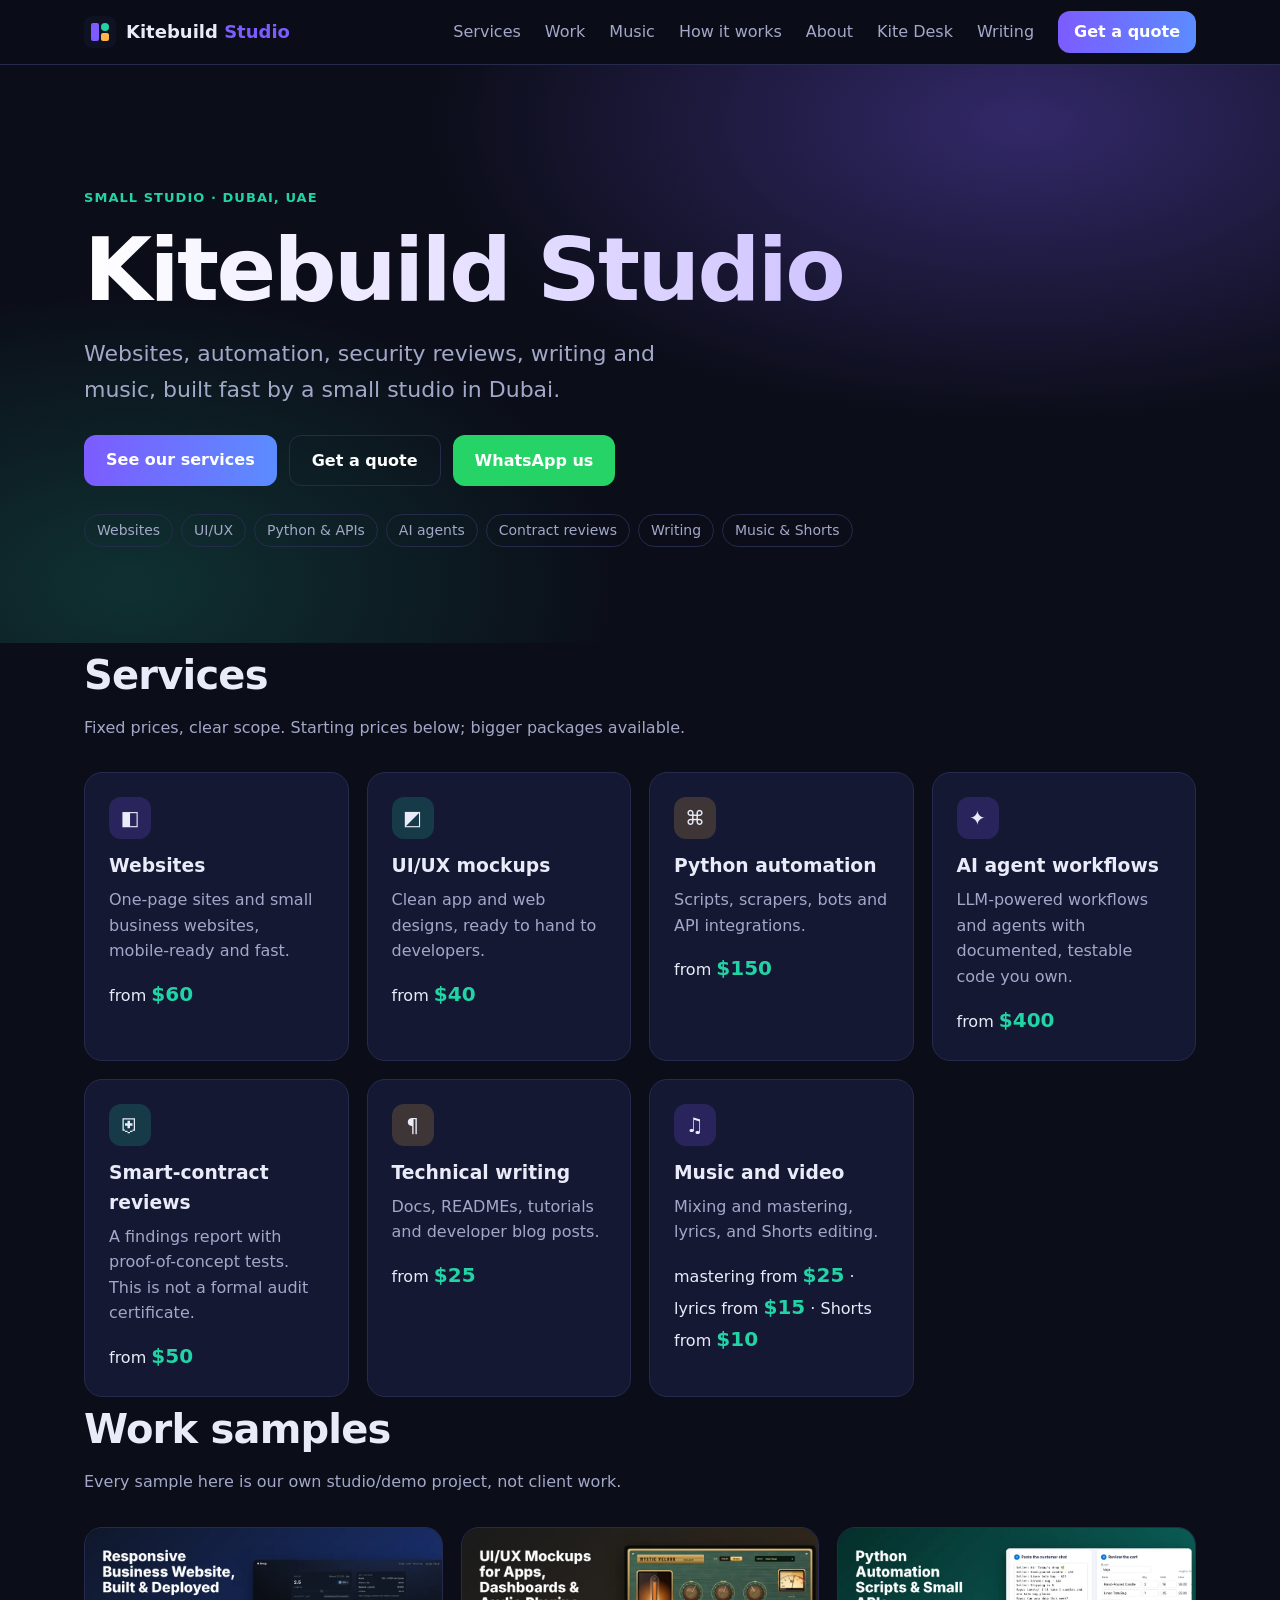
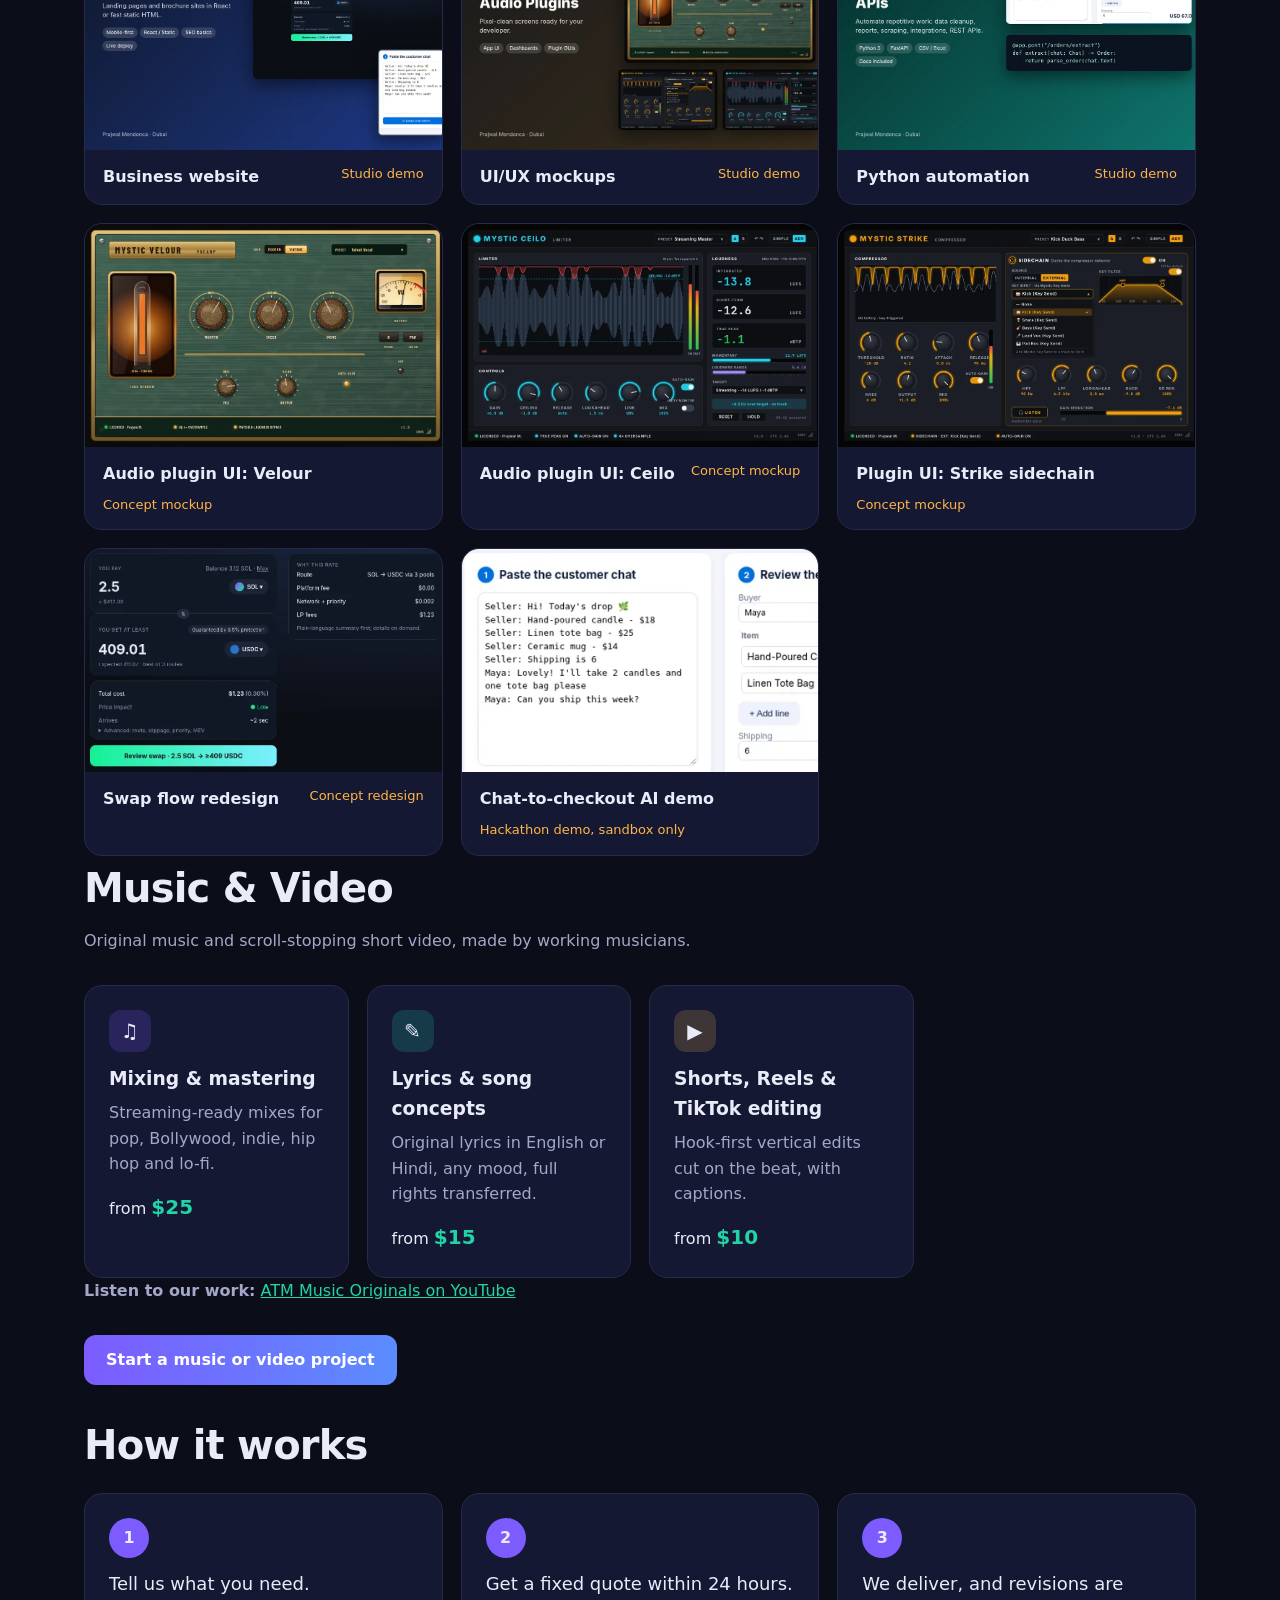
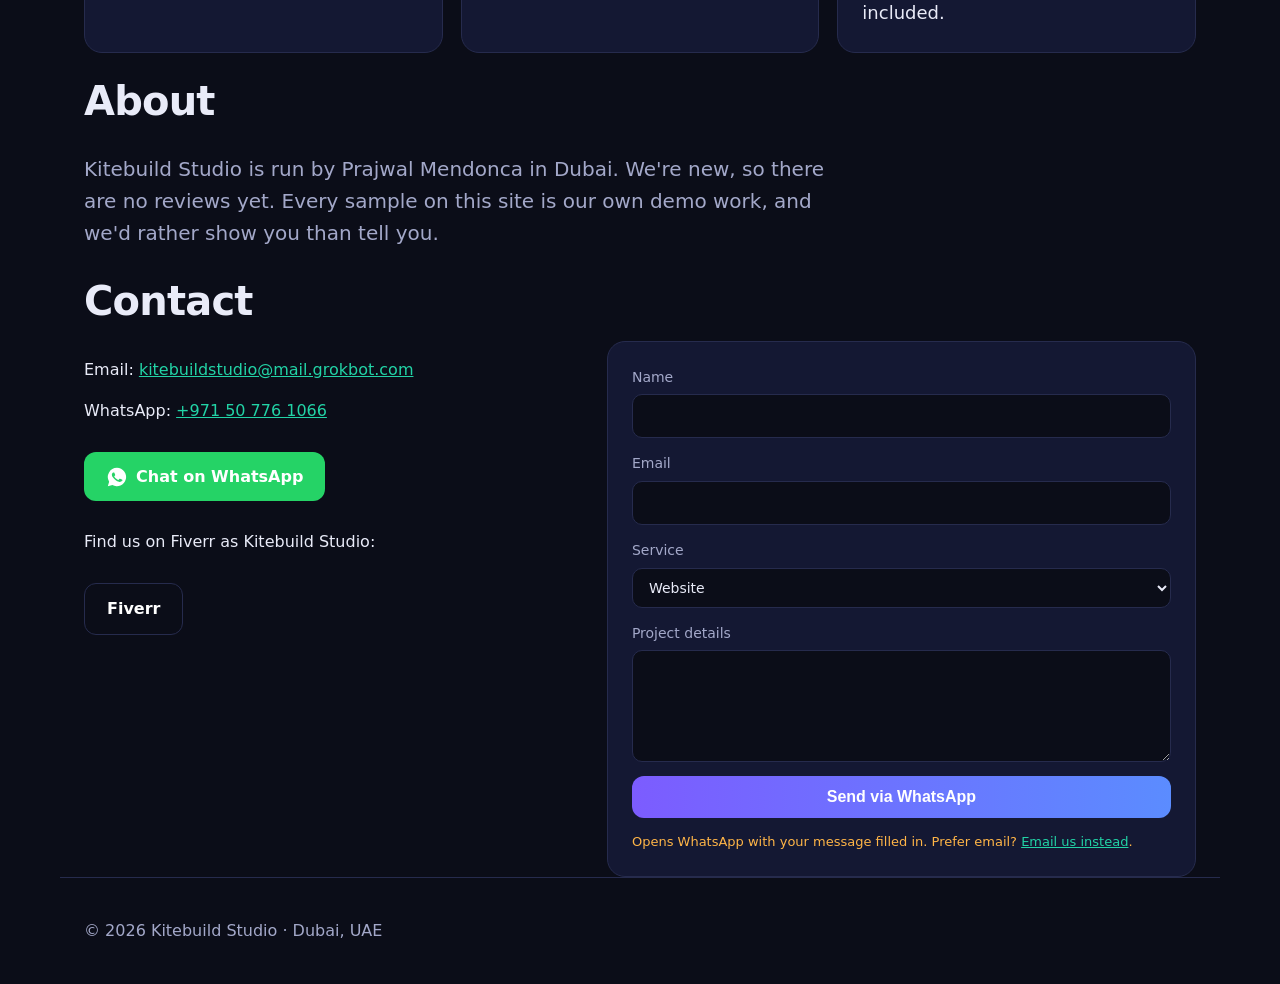
<file: index.html>
<!doctype html>
<html lang="en">
<head>
<meta charset="utf-8"><meta name="viewport" content="width=device-width,initial-scale=1">
<title>Kitebuild Studio | Websites, automation, security reviews, writing &amp; music, Dubai</title>
<meta name="description" content="Kitebuild Studio is a small Dubai studio run by Prajwal Mendonca: websites, UI/UX mockups, Python automation, AI agent workflows, smart-contract security reviews, technical writing, mixing/mastering and Shorts editing. Fixed prices.">
<link rel="canonical" href="https://aaron11998.github.io/kitebuild-studio/">
<meta property="og:type" content="website"><meta property="og:title" content="Kitebuild Studio">
<meta property="og:description" content="Websites, automation, security reviews, writing and music, built fast by a small studio in Dubai.">
<meta property="og:image" content="https://aaron11998.github.io/kitebuild-studio/assets/og.png"><meta property="og:url" content="https://aaron11998.github.io/kitebuild-studio/">
<meta name="twitter:card" content="summary_large_image">
<meta name="theme-color" content="#0b0d18">
<link rel="icon" href="favicon.svg" type="image/svg+xml">
<link rel="stylesheet" href="assets/style.css">
<script type="application/ld+json">{"@context":"https://schema.org","@type":"ProfessionalService","name":"Kitebuild Studio","founder":"Prajwal Mendonca","address":{"@type":"PostalAddress","addressLocality":"Dubai","addressCountry":"AE"},"telephone":"+971507761066","email":"kitebuildstudio@mail.grokbot.com"}</script>
</head>
<body>
<a class="skip" href="#main">Skip to content</a>
<header class="nav"><div class="wrap navin">
 <a href="#top" class="brand" aria-label="Kitebuild Studio home"><img src="assets/mark.svg" alt="" width="32" height="32"><span>Kitebuild <b>Studio</b></span></a>
 <button class="menu" aria-expanded="false" aria-controls="links" aria-label="Menu">☰</button>
 <nav id="links" aria-label="Main"><a href="#services">Services</a><a href="#work">Work</a><a href="#media">Music</a><a href="#how">How it works</a><a href="#about">About</a><a href="kite-desk/">Kite Desk</a><a href="writing/">Writing</a><a class="btn sm" href="#contact">Get a quote</a></nav>
</div></header>
<main id="main">
<section id="top" class="hero"><div class="wrap">
 <p class="eyebrow">Small studio · Dubai, UAE</p>
 <h1>Kitebuild Studio</h1>
 <p class="lead">Websites, automation, security reviews, writing and music, built fast by a small studio in Dubai.</p>
 <div class="ctas"><a class="btn" href="#services">See our services</a><a class="btn ghost" href="#contact">Get a quote</a><a class="btn wa" href="https://wa.me/971507761066?text=Hi%20Kitebuild%20Studio%2C%20I%27d%20like%20a%20quote" target="_blank" rel="noopener">WhatsApp us</a></div>
 <ul class="chips" aria-label="What we do"><li>Websites</li><li>UI/UX</li><li>Python &amp; APIs</li><li>AI agents</li><li>Contract reviews</li><li>Writing</li><li>Music &amp; Shorts</li></ul>
</div></section>

<section id="services" class="wrap"><h2>Services</h2><p class="sub">Fixed prices, clear scope. Starting prices below; bigger packages available.</p>
<div class="grid">
 <article class="card"><span class="ico c1">◧</span><h3>Websites</h3><p>One-page sites and small business websites, mobile-ready and fast.</p><p class="price">from <b>$60</b></p></article>
 <article class="card"><span class="ico c2">◩</span><h3>UI/UX mockups</h3><p>Clean app and web designs, ready to hand to developers.</p><p class="price">from <b>$40</b></p></article>
 <article class="card"><span class="ico c3">⌘</span><h3>Python automation</h3><p>Scripts, scrapers, bots and API integrations.</p><p class="price">from <b>$150</b></p></article>
 <article class="card"><span class="ico c1">✦</span><h3>AI agent workflows</h3><p>LLM-powered workflows and agents with documented, testable code you own.</p><p class="price">from <b>$400</b></p></article>
 <article class="card"><span class="ico c2">⛨</span><h3>Smart-contract reviews</h3><p>A findings report with proof-of-concept tests. This is not a formal audit certificate.</p><p class="price">from <b>$50</b></p></article>
 <article class="card"><span class="ico c3">¶</span><h3>Technical writing</h3><p>Docs, READMEs, tutorials and developer blog posts.</p><p class="price">from <b>$25</b></p></article>
 <article class="card"><span class="ico c1">♫</span><h3>Music and video</h3><p>Mixing and mastering, lyrics, and Shorts editing.</p><p class="price">mastering from <b>$25</b> · lyrics from <b>$15</b> · Shorts from <b>$10</b></p></article>
</div></section>

<section id="work" class="wrap"><h2>Work samples</h2><p class="sub">Every sample here is our own studio/demo project, not client work.</p>
<div class="gallery">
 <figure><img src="assets/img/web-cover.webp" alt="Business website design sample" loading="lazy" width="1000" height="601"><figcaption><b>Business website</b><span>Studio demo</span></figcaption></figure>
 <figure><img src="assets/img/uiux-cover.webp" alt="UI/UX app mockup sample" loading="lazy" width="1000" height="601"><figcaption><b>UI/UX mockups</b><span>Studio demo</span></figcaption></figure>
 <figure><img src="assets/img/python-cover.webp" alt="Python automation sample cover" loading="lazy" width="1000" height="601"><figcaption><b>Python automation</b><span>Studio demo</span></figcaption></figure>
 <figure><img src="assets/img/velour.webp" alt="Audio plugin interface mockup, green theme" loading="lazy" width="1000" height="617"><figcaption><b>Audio plugin UI: Velour</b><span>Concept mockup</span></figcaption></figure>
 <figure><img src="assets/img/ceilo.webp" alt="Audio plugin interface mockup, Ceilo" loading="lazy" width="1000" height="617"><figcaption><b>Audio plugin UI: Ceilo</b><span>Concept mockup</span></figcaption></figure>
 <figure><img src="assets/img/strike.webp" alt="Sidechain plugin interface mockup" loading="lazy" width="1000" height="617"><figcaption><b>Plugin UI: Strike sidechain</b><span>Concept mockup</span></figcaption></figure>
 <figure><img src="assets/img/swap.webp" alt="Token swap screen redesign with plain-language cost breakdown" loading="lazy"><figcaption><b>Swap flow redesign</b><span>Concept redesign</span></figcaption></figure>
 <figure><img src="assets/img/chatcart.webp" alt="Chat-to-checkout demo app: paste a chat, review the cart" loading="lazy"><figcaption><b>Chat-to-checkout AI demo</b><span>Hackathon demo, sandbox only</span></figcaption></figure>
</div></section>

<section id="media" class="wrap"><h2>Music &amp; Video</h2><p class="sub">Original music and scroll-stopping short video, made by working musicians.</p>
 <div class="grid">
 <article class="card"><span class="ico c1">♫</span><h3>Mixing &amp; mastering</h3><p>Streaming-ready mixes for pop, Bollywood, indie, hip hop and lo-fi.</p><p class="price">from <b>$25</b></p></article>
 <article class="card"><span class="ico c2">✎</span><h3>Lyrics &amp; song concepts</h3><p>Original lyrics in English or Hindi, any mood, full rights transferred.</p><p class="price">from <b>$15</b></p></article>
 <article class="card"><span class="ico c3">▶</span><h3>Shorts, Reels &amp; TikTok editing</h3><p>Hook-first vertical edits cut on the beat, with captions.</p><p class="price">from <b>$10</b></p></article>
 </div>
 <p class="sub"><b>Listen to our work:</b> <a href="https://www.youtube.com/@allurithommsonm" target="_blank" rel="noopener">ATM Music Originals on YouTube</a></p>
 <p class="ctas"><a class="btn" href="#contact">Start a music or video project</a></p>
</section>
<div id="media-slot" hidden></div>

<section id="how" class="wrap"><h2>How it works</h2>
<ol class="steps"><li><b>1</b><p>Tell us what you need.</p></li><li><b>2</b><p>Get a fixed quote within 24 hours.</p></li><li><b>3</b><p>We deliver, and revisions are included.</p></li></ol></section>

<section id="about" class="wrap about"><h2>About</h2>
<p>Kitebuild Studio is run by Prajwal Mendonca in Dubai. We're new, so there are no reviews yet. Every sample on this site is our own demo work, and we'd rather show you than tell you.</p></section>

<section id="contact" class="wrap"><h2>Contact</h2>
<div class="contact">
 <div>
  <p>Email: <a href="mailto:kitebuildstudio@mail.grokbot.com">kitebuildstudio@mail.grokbot.com</a></p>
  <p>WhatsApp: <a href="https://wa.me/971507761066?text=Hi%20Kitebuild%20Studio%2C%20I%27d%20like%20a%20quote" target="_blank" rel="noopener">+971 50 776 1066</a></p>
  <p class="ctas"><a class="btn wa" href="https://wa.me/971507761066?text=Hi%20Kitebuild%20Studio%2C%20I%27d%20like%20a%20quote" target="_blank" rel="noopener"><svg viewBox="0 0 24 24" width="22" height="22" aria-hidden="true"><path fill="currentColor" d="M12 2a10 10 0 0 0-8.6 15.1L2 22l5-1.3A10 10 0 1 0 12 2zm5.3 14.1c-.2.6-1.3 1.2-1.8 1.2-.5.1-1 .2-3.3-.7-2.8-1.1-4.5-4-4.7-4.2-.1-.2-1.1-1.5-1.1-2.8s.7-2 1-2.3c.2-.3.5-.3.7-.3h.5c.2 0 .4 0 .6.5l.8 2c.1.2.1.4 0 .5l-.4.6-.4.4c-.1.2-.3.3-.1.6.2.3.8 1.3 1.7 2.1 1.2 1 2.1 1.3 2.4 1.5.3.1.5.1.6-.1l.9-1.1c.2-.3.4-.2.7-.1l1.9.9c.3.1.5.2.5.3.1.2.1.7-.1 1.3z"/></svg> Chat on WhatsApp</a></p>
  <p>Find us on Fiverr as Kitebuild Studio:</p>
  <p class="ctas"><a class="btn ghost" href="https://www.fiverr.com/prajwalmendonca" target="_blank" rel="noopener">Fiverr</a></p>
 </div>
 <form class="form" action="https://wa.me/971507761066" method="GET">
  <label>Name<input name="name" required autocomplete="name"></label>
  <label>Email<input type="email" name="email" required autocomplete="email"></label>
  <label>Service<select name="service"><option>Website</option><option>UI/UX mockup</option><option>Python automation</option><option>AI agent workflow</option><option>Smart-contract review</option><option>Technical writing</option><option>Music / Shorts</option></select></label>
  <label>Project details<textarea name="message" rows="4" required></textarea></label>
  <button class="btn" type="submit">Send via WhatsApp</button>
  <p class="note" role="status">Opens WhatsApp with your message filled in. Prefer email? <a class="mailfb" href="mailto:kitebuildstudio@mail.grokbot.com">Email us instead</a>.</p>
 </form>
</div></section>
</main>
<footer class="wrap foot"><p>© <span id="y">2026</span> Kitebuild Studio · Dubai, UAE</p></footer>
<a class="wa-fab" href="https://wa.me/971507761066?text=Hi%20Kitebuild%20Studio%2C%20I%27d%20like%20a%20quote" target="_blank" rel="noopener" aria-label="Chat on WhatsApp"><svg viewBox="0 0 24 24" width="22" height="22" aria-hidden="true"><path fill="currentColor" d="M12 2a10 10 0 0 0-8.6 15.1L2 22l5-1.3A10 10 0 1 0 12 2zm5.3 14.1c-.2.6-1.3 1.2-1.8 1.2-.5.1-1 .2-3.3-.7-2.8-1.1-4.5-4-4.7-4.2-.1-.2-1.1-1.5-1.1-2.8s.7-2 1-2.3c.2-.3.5-.3.7-.3h.5c.2 0 .4 0 .6.5l.8 2c.1.2.1.4 0 .5l-.4.6-.4.4c-.1.2-.3.3-.1.6.2.3.8 1.3 1.7 2.1 1.2 1 2.1 1.3 2.4 1.5.3.1.5.1.6-.1l.9-1.1c.2-.3.4-.2.7-.1l1.9.9c.3.1.5.2.5.3.1.2.1.7-.1 1.3z"/></svg></a>
<script src="assets/main.js" defer></script>
</body></html>
</file>
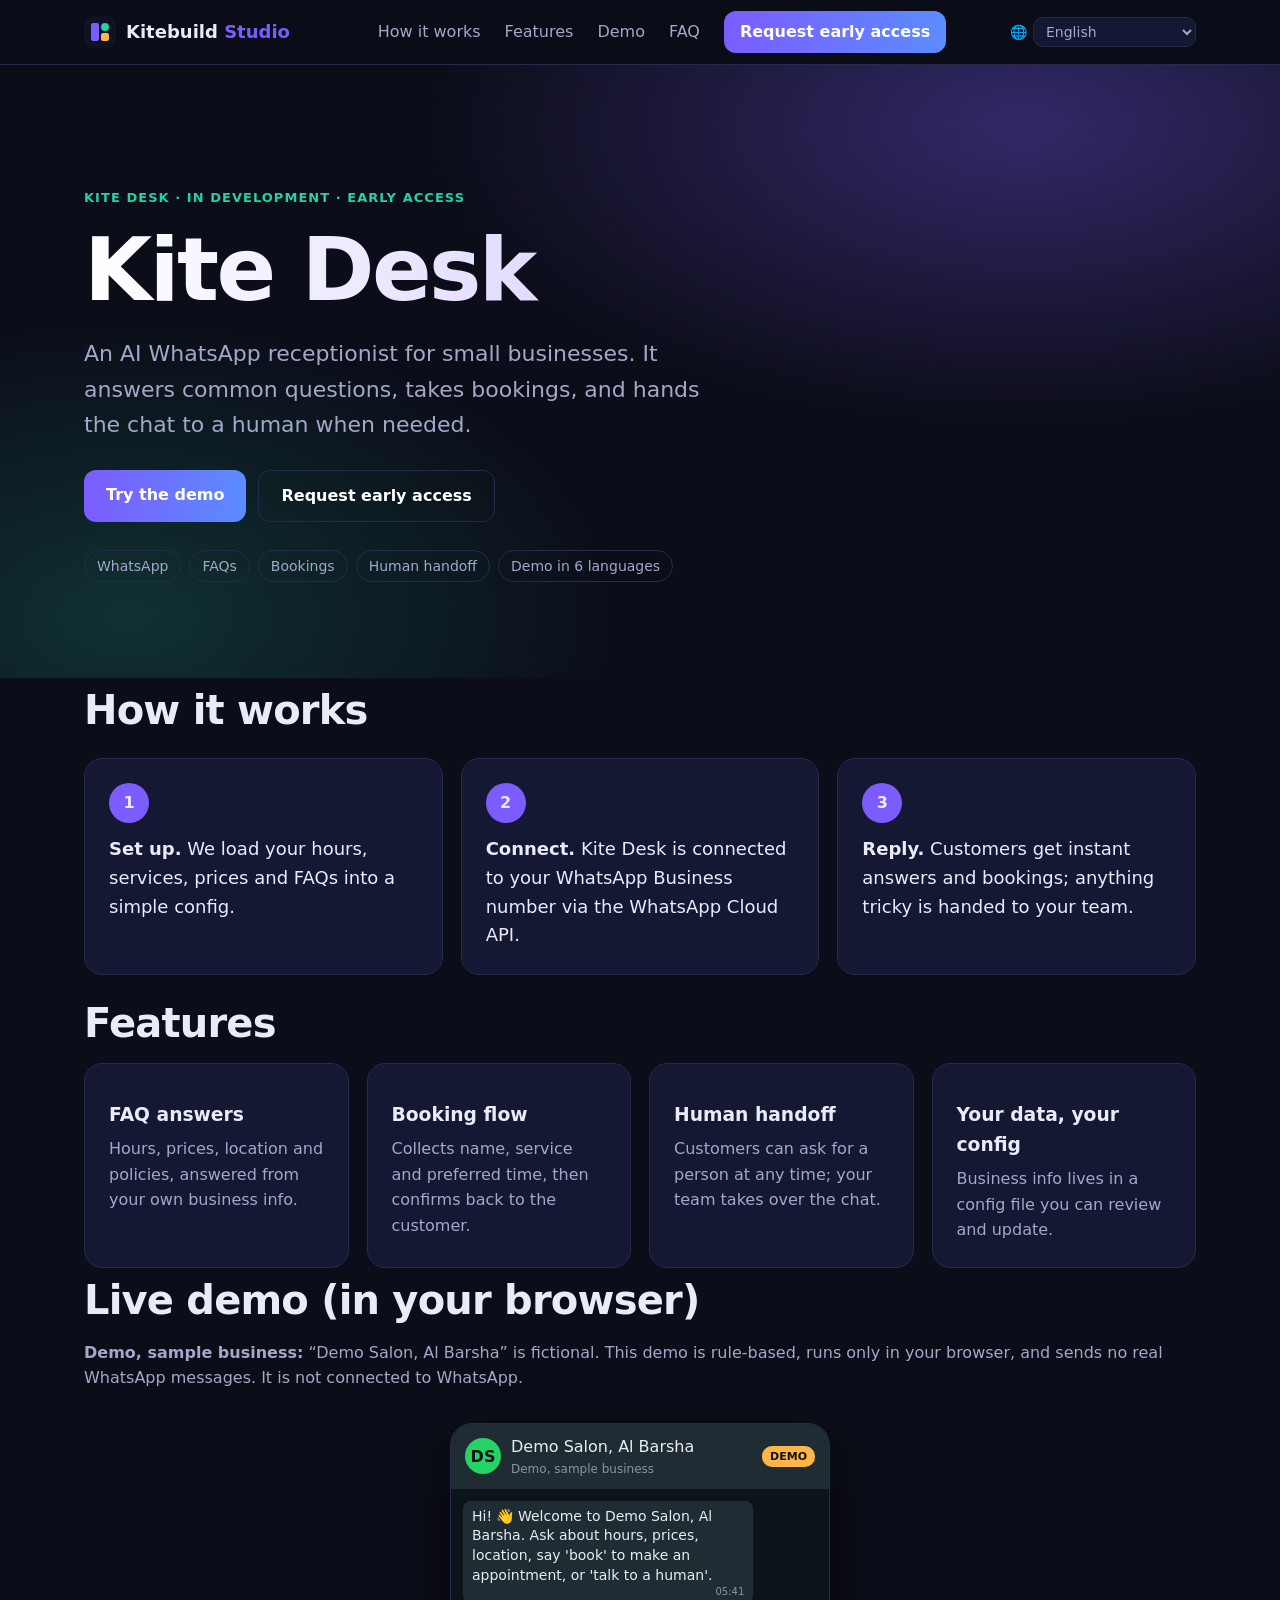
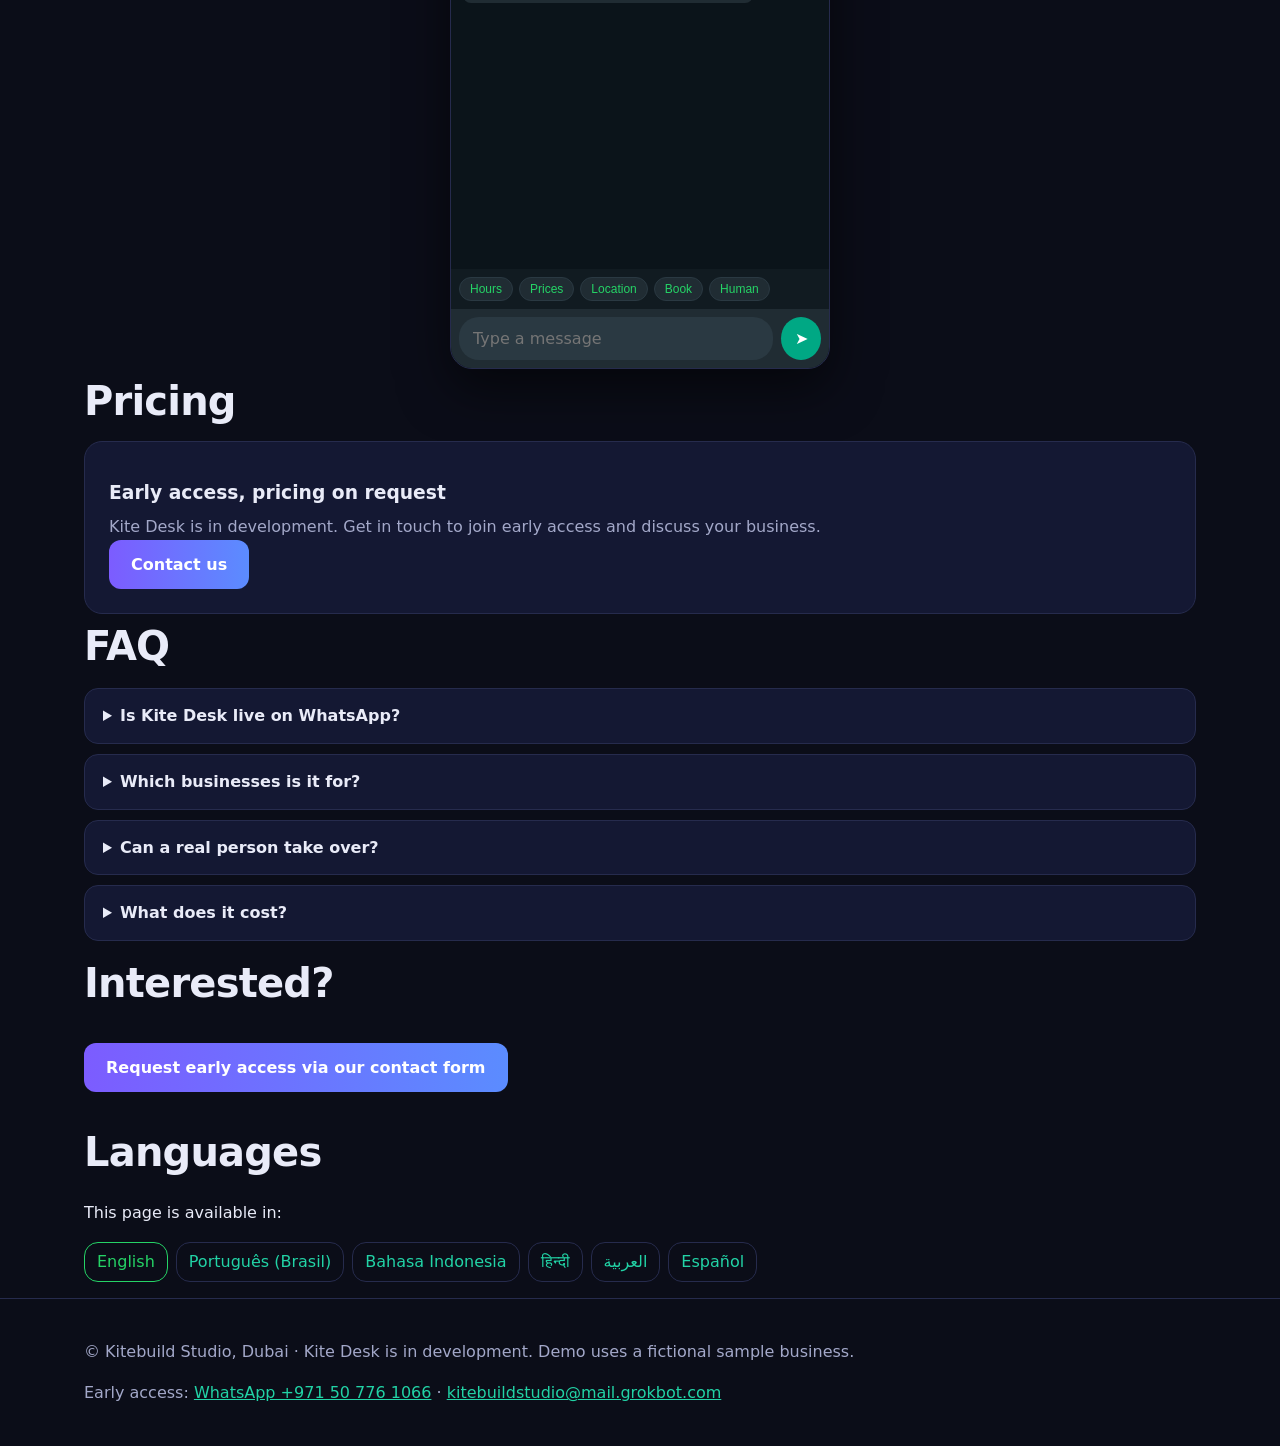
<file: kite-desk/index.html>
<!doctype html><html lang="en" dir="ltr"><head><meta charset="utf-8"><meta name="viewport" content="width=device-width,initial-scale=1">
<title>Kite Desk: AI WhatsApp receptionist (early access) | Kitebuild Studio</title>
<meta name="description" content="Kite Desk by Kitebuild Studio: an AI WhatsApp receptionist for small businesses. In development, early access.">
<link rel="canonical" href="https://aaron11998.github.io/kitebuild-studio/kite-desk/">
<link rel="alternate" hreflang="en" href="https://aaron11998.github.io/kitebuild-studio/kite-desk/">
<link rel="alternate" hreflang="pt-BR" href="https://aaron11998.github.io/kitebuild-studio/kite-desk/?lang=pt-BR">
<link rel="alternate" hreflang="id" href="https://aaron11998.github.io/kitebuild-studio/kite-desk/?lang=id">
<link rel="alternate" hreflang="hi" href="https://aaron11998.github.io/kitebuild-studio/kite-desk/?lang=hi">
<link rel="alternate" hreflang="ar" href="https://aaron11998.github.io/kitebuild-studio/kite-desk/?lang=ar">
<link rel="alternate" hreflang="es" href="https://aaron11998.github.io/kitebuild-studio/kite-desk/?lang=es">
<link rel="alternate" hreflang="x-default" href="https://aaron11998.github.io/kitebuild-studio/kite-desk/">
<link rel="icon" href="../favicon.svg" type="image/svg+xml"><link rel="stylesheet" href="../assets/style.css"><link rel="stylesheet" href="demo.css">
</head><body>
<a class="skip" href="#main" data-i18n="skip">Skip to content</a>
<header class="nav"><div class="wrap navin">
 <a href="../" class="brand" aria-label="Kitebuild Studio home"><img src="../assets/mark.svg" alt="" width="32" height="32"><span>Kitebuild <b>Studio</b></span></a>
 <nav id="links" aria-label="Main"><a href="#how" data-i18n="nav_how">How it works</a><a href="#features" data-i18n="nav_features">Features</a><a href="#demo" data-i18n="nav_demo">Demo</a><a href="#faq" data-i18n="nav_faq">FAQ</a><a class="btn sm" href="../#contact" data-i18n="cta_early">Request early access</a>
</nav>
 <label class="kd-langsel"><span aria-hidden="true">🌐</span><span class="vh" data-i18n="lang_label" style="position:absolute;width:1px;height:1px;overflow:hidden;clip:rect(0 0 0 0)">Language</span><select id="kd-lang"></select></label>
</div></header>
<main id="main">
<section class="hero"><div class="wrap">
 <p class="eyebrow" data-i18n="eyebrow">Kite Desk · In development · Early access</p>
 <h1>Kite Desk</h1>
 <p class="lead" data-i18n="lead">An AI WhatsApp receptionist for small businesses. It answers common questions, takes bookings, and hands the chat to a human when needed.</p>
 <div class="ctas"><a class="btn" href="#demo" data-i18n="cta_demo">Try the demo</a><a class="btn ghost" href="../#contact" data-i18n="cta_early">Request early access</a></div>
 <ul class="chips"><li data-i18n="chip0">WhatsApp</li><li data-i18n="chip1">FAQs</li><li data-i18n="chip2">Bookings</li><li data-i18n="chip3">Human handoff</li><li data-i18n="chip4">Demo in 6 languages</li></ul>
</div></section>
<section id="how" class="wrap"><h2 data-i18n="how_h">How it works</h2>
<ol class="steps"><li><b>1</b><p data-i18n-html="step1"><strong>Set up.</strong> We load your hours, services, prices and FAQs into a simple config.</p></li><li><b>2</b><p data-i18n-html="step2"><strong>Connect.</strong> Kite Desk is connected to your WhatsApp Business number via the WhatsApp Cloud API.</p></li><li><b>3</b><p data-i18n-html="step3"><strong>Reply.</strong> Customers get instant answers and bookings; anything tricky is handed to your team.</p></li></ol></section>
<section id="features" class="wrap"><h2 data-i18n="feat_h">Features</h2><div class="grid">
<article class="card"><h3 data-i18n="f1h">FAQ answers</h3><p data-i18n="f1p">Hours, prices, location and policies, answered from your own business info.</p></article><article class="card"><h3 data-i18n="f2h">Booking flow</h3><p data-i18n="f2p">Collects name, service and preferred time, then confirms back to the customer.</p></article><article class="card"><h3 data-i18n="f3h">Human handoff</h3><p data-i18n="f3p">Customers can ask for a person at any time; your team takes over the chat.</p></article><article class="card"><h3 data-i18n="f4h">Your data, your config</h3><p data-i18n="f4p">Business info lives in a config file you can review and update.</p></article>
</div></section>
<section id="demo" class="wrap"><h2 data-i18n="demo_h">Live demo (in your browser)</h2>
<p class="sub" data-i18n-html="demo_sub"><b>Demo, sample business:</b> “Demo Salon, Al Barsha” is fictional. This demo is rule-based, runs only in your browser, and sends no real WhatsApp messages. It is not connected to WhatsApp.</p>
<div class="kd-phone" role="region" data-i18n-attr="aria-label:demo_region" aria-label="Kite Desk chat demo">
 <div class="kd-head"><div class="kd-av" id="kd-av">DS</div><div><span id="kd-biz">Demo Salon, Al Barsha</span><small data-i18n="demo_tag">Demo, sample business</small></div><span class="kd-badge" data-i18n="demo_badge">DEMO</span></div>
 <div id="kd-log" aria-live="polite"></div>
 <div class="kd-quick"><button type="button" data-kd-quick="What are your hours?">Hours</button><button type="button" data-kd-quick="Prices?">Prices</button><button type="button" data-kd-quick="Where are you located?">Location</button><button type="button" data-kd-quick="I want to book">Book</button><button type="button" data-kd-quick="Talk to a human">Human</button></div>
 <form id="kd-form"><input id="kd-input" autocomplete="off" dir="auto" data-i18n-attr="placeholder:placeholder;aria-label:placeholder" placeholder="Type a message" aria-label="Message"><button data-i18n-attr="aria-label:send" aria-label="Send">➤</button></form>
</div></section>
<section id="pricing" class="wrap"><h2 data-i18n="pricing_h">Pricing</h2><div class="card"><h3 data-i18n="pricing_ch">Early access, pricing on request</h3><p data-i18n="pricing_p">Kite Desk is in development. Get in touch to join early access and discuss your business.</p><p><a class="btn" href="../#contact" data-i18n="contact_btn">Contact us</a></p></div></section>
<section id="faq" class="wrap"><h2 data-i18n="faq_h">FAQ</h2>
<details><summary data-i18n="q1">Is Kite Desk live on WhatsApp?</summary><p data-i18n="a1">Not yet. Kite Desk is in development and offered as early access. The demo above runs only in your browser.</p></details><details><summary data-i18n="q2">Which businesses is it for?</summary><p data-i18n="a2">Small businesses that get repeat questions and bookings on WhatsApp: salons, clinics, studios, workshops.</p></details><details><summary data-i18n="q3">Can a real person take over?</summary><p data-i18n="a3">Yes. Handoff to a human is a core feature.</p></details><details><summary data-i18n="q4">What does it cost?</summary><p data-i18n="a4">Early access, pricing on request.</p></details>
</section>
<section class="wrap"><h2 data-i18n="int_h">Interested?</h2><p class="ctas"><a class="btn" href="../#contact" data-i18n="int_btn">Request early access via our contact form</a></p></section>
<section id="langs" class="wrap"><h2 data-i18n="langs_h">Languages</h2><p data-i18n="langs_p">This page is available in:</p><ul><li><a href="./" hreflang="en" lang="en">English</a></li><li><a href="./?lang=pt-BR" hreflang="pt-BR" lang="pt-BR">Português (Brasil)</a></li><li><a href="./?lang=id" hreflang="id" lang="id">Bahasa Indonesia</a></li><li><a href="./?lang=hi" hreflang="hi" lang="hi">हिन्दी</a></li><li><a href="./?lang=ar" hreflang="ar" lang="ar">العربية</a></li><li><a href="./?lang=es" hreflang="es" lang="es">Español</a></li></ul></section>
</main>
<footer class="foot"><div class="wrap"><p data-i18n="foot">© Kitebuild Studio, Dubai · Kite Desk is in development. Demo uses a fictional sample business.</p><p><span data-i18n="foot_early">Early access:</span> <a data-wa href="https://wa.me/971507761066" target="_blank" rel="noopener"><bdi dir="ltr">WhatsApp +971 50 776 1066</bdi></a> · <a href="mailto:kitebuildstudio@mail.grokbot.com">kitebuildstudio@mail.grokbot.com</a></p></div></footer>
<a class="wa-fab" data-wa href="https://wa.me/971507761066" target="_blank" rel="noopener" data-i18n-attr="aria-label:wa_fab" aria-label="Chat on WhatsApp"><svg viewBox="0 0 24 24" width="22" height="22" aria-hidden="true"><path fill="currentColor" d="M12 2a10 10 0 0 0-8.6 15.1L2 22l5-1.3A10 10 0 1 0 12 2zm5.3 14.1c-.2.6-1.3 1.2-1.8 1.2-.5.1-1 .2-3.3-.7-2.8-1.1-4.5-4-4.7-4.2-.1-.2-1.1-1.5-1.1-2.8s.7-2 1-2.3c.2-.3.5-.3.7-.3h.5c.2 0 .4 0 .6.5l.8 2c.1.2.1.4 0 .5l-.4.6-.4.4c-.1.2-.3.3-.1.6.2.3.8 1.3 1.7 2.1 1.2 1 2.1 1.3 2.4 1.5.3.1.5.1.6-.1l.9-1.1c.2-.3.4-.2.7-.1l1.9.9c.3.1.5.2.5.3.1.2.1.7-.1 1.3z"/></svg></a>
<script src="i18n.js"></script><script src="demo.js"></script></body></html>
</file>
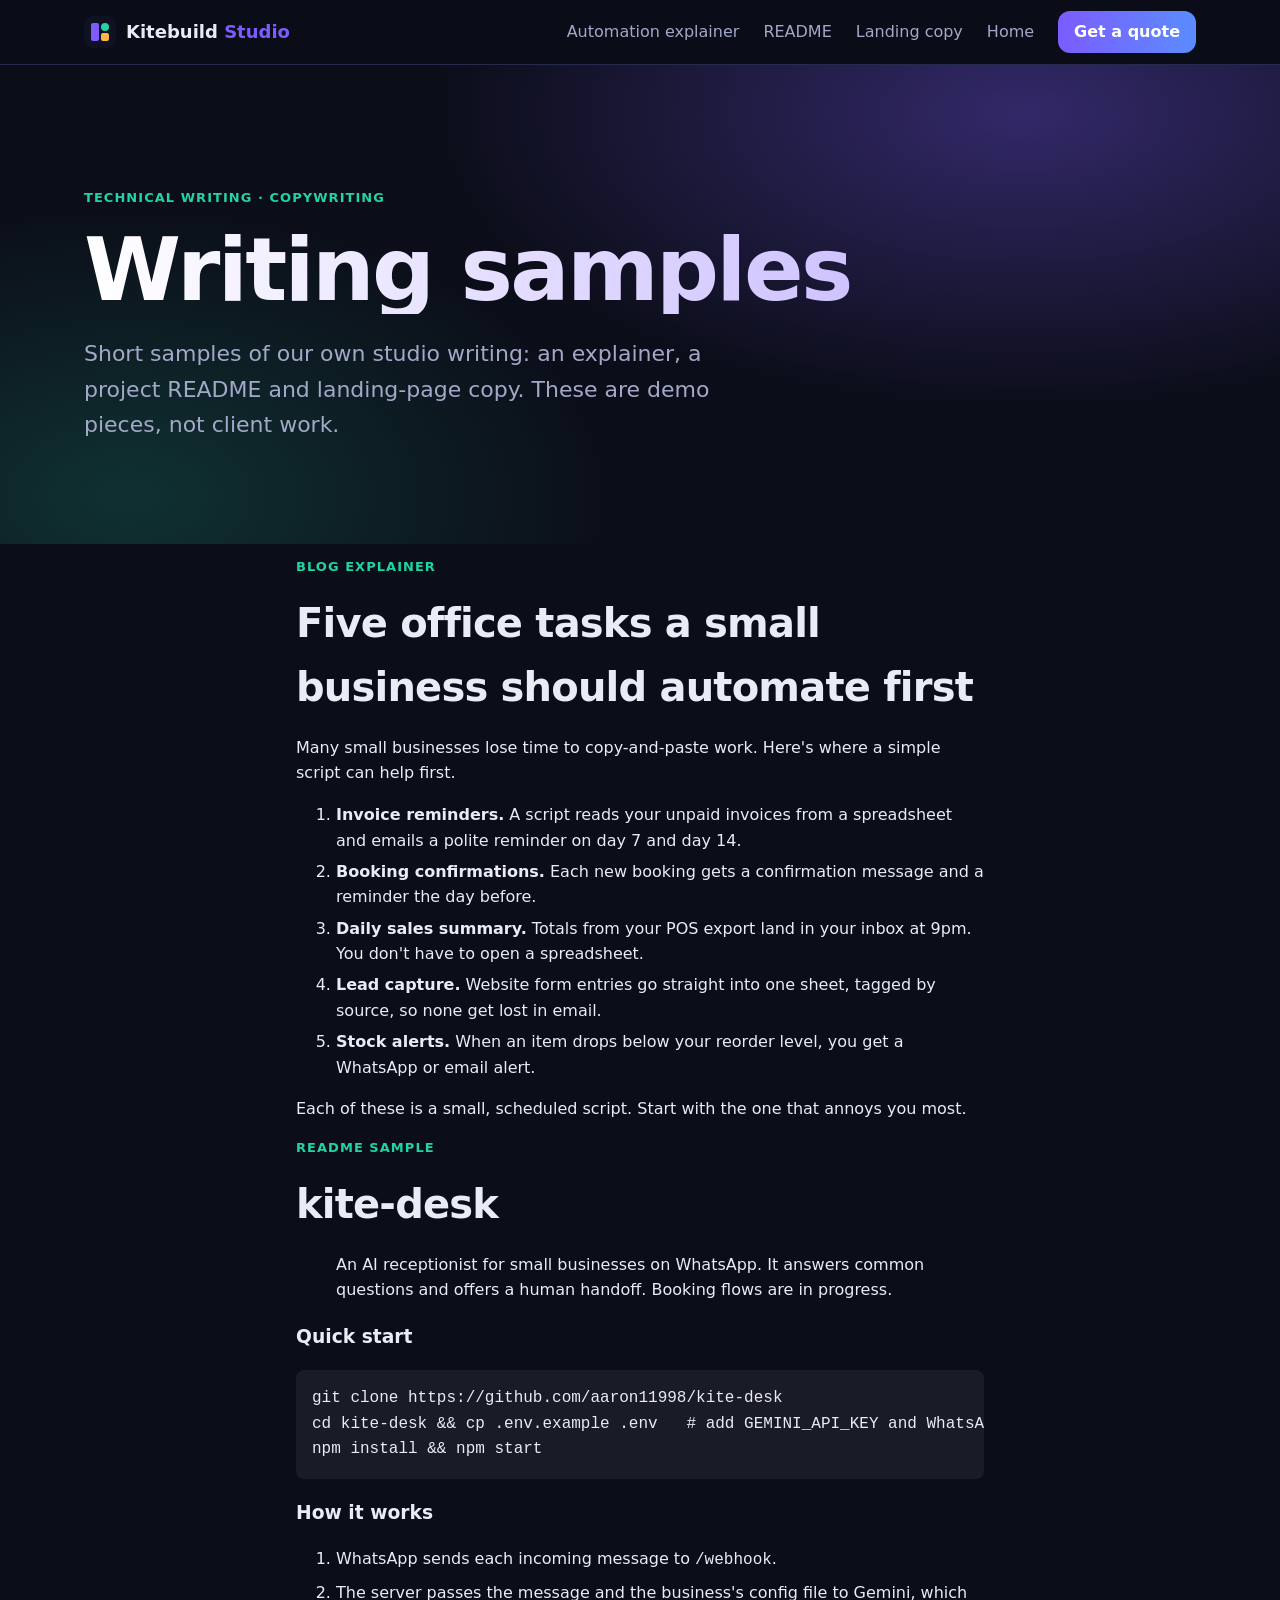
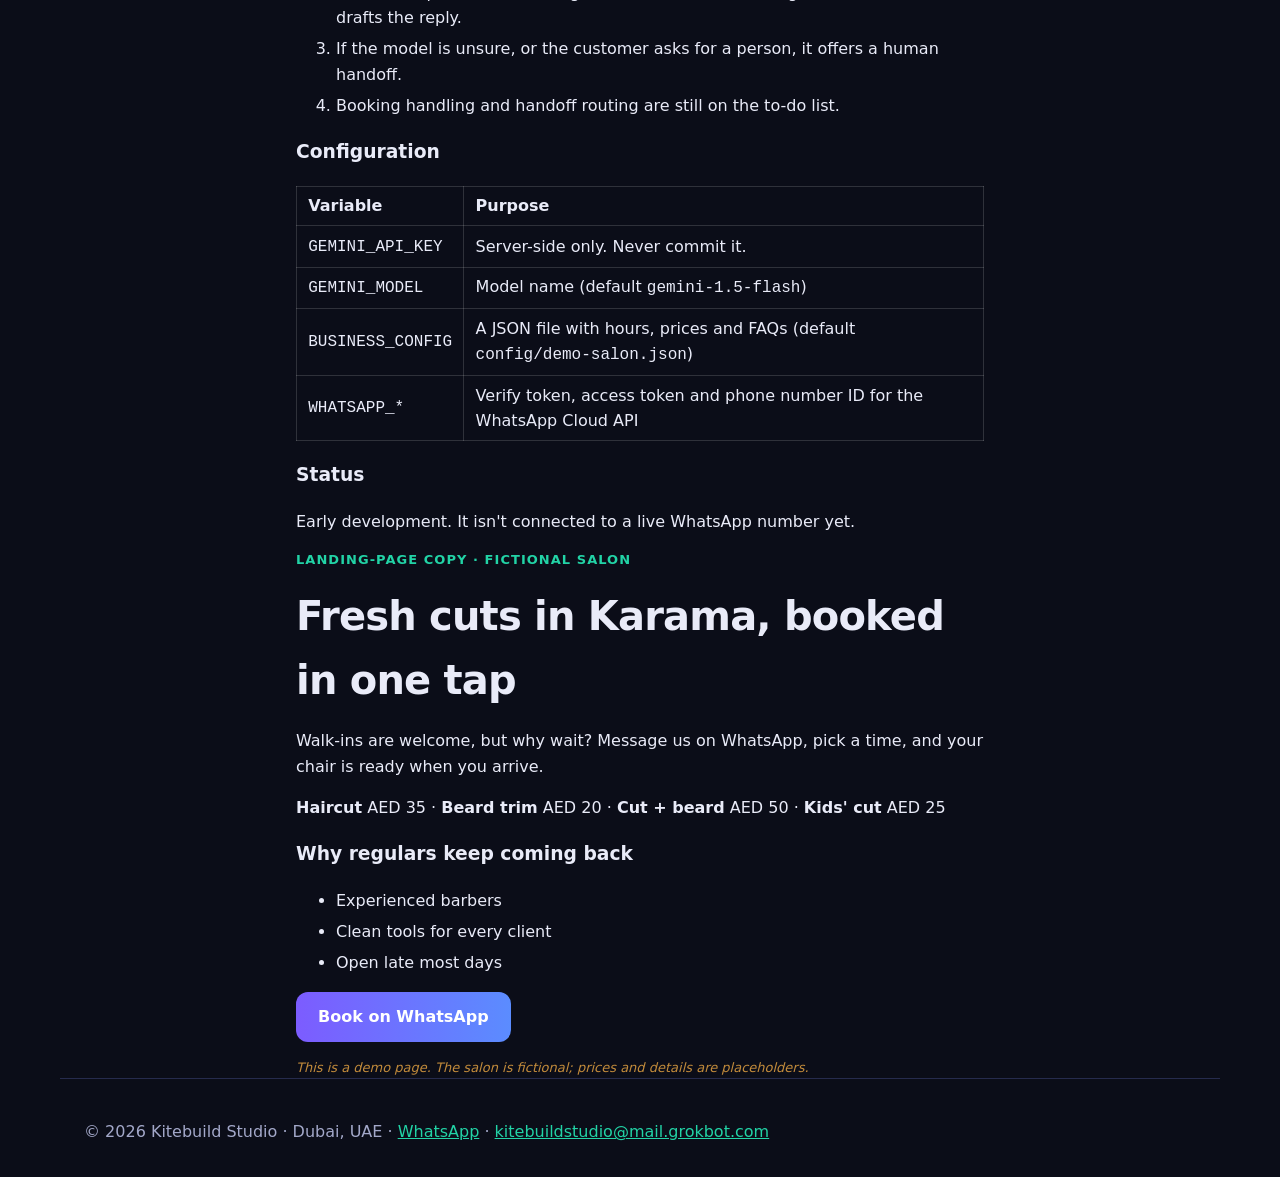
<file: writing/index.html>
<!doctype html>
<html lang="en">
<head>
<meta charset="utf-8"><meta name="viewport" content="width=device-width,initial-scale=1">
<title>Writing samples | Kitebuild Studio</title>
<meta name="description" content="Technical writing and copywriting samples from Kitebuild Studio, Dubai.">
<link rel="canonical" href="https://aaron11998.github.io/kitebuild-studio/writing/">
<meta name="theme-color" content="#0b0d18">
<link rel="icon" href="../favicon.svg" type="image/svg+xml">
<link rel="stylesheet" href="../assets/style.css">
<style>.sample{max-width:46rem}.sample pre{overflow:auto;padding:1rem;border-radius:8px;background:rgba(255,255,255,.06)}.sample table{border-collapse:collapse}.sample td,.sample th{border:1px solid rgba(255,255,255,.15);padding:.4rem .7rem;text-align:left}.sample li{margin:.35rem 0}.note{opacity:.75;font-style:italic}</style>
</head>
<body>
<a class="skip" href="#main">Skip to content</a>
<header class="nav"><div class="wrap navin">
 <a href="../" class="brand" aria-label="Kitebuild Studio home"><img src="../assets/mark.svg" alt="" width="32" height="32"><span>Kitebuild <b>Studio</b></span></a>
 <button class="menu" aria-expanded="false" aria-controls="links" aria-label="Menu">☰</button>
 <nav id="links" aria-label="Main"><a href="#automation">Automation explainer</a><a href="#readme">README</a><a href="#salon">Landing copy</a><a href="../">Home</a><a class="btn sm" href="../#contact">Get a quote</a></nav>
</div></header>
<main id="main">
<section class="hero"><div class="wrap">
 <p class="eyebrow">Technical writing · Copywriting</p>
 <h1>Writing samples</h1>
 <p class="lead">Short samples of our own studio writing: an explainer, a project README and landing-page copy. These are demo pieces, not client work.</p>
</div></section>

<section id="automation" class="wrap sample"><p class="eyebrow">Blog explainer</p>
<h2>Five office tasks a small business should automate first</h2>
<p>Many small businesses lose time to copy-and-paste work. Here's where a simple script can help first.</p>
<ol>
<li><strong>Invoice reminders.</strong> A script reads your unpaid invoices from a spreadsheet and emails a polite reminder on day 7 and day 14.</li>
<li><strong>Booking confirmations.</strong> Each new booking gets a confirmation message and a reminder the day before.</li>
<li><strong>Daily sales summary.</strong> Totals from your POS export land in your inbox at 9pm. You don't have to open a spreadsheet.</li>
<li><strong>Lead capture.</strong> Website form entries go straight into one sheet, tagged by source, so none get lost in email.</li>
<li><strong>Stock alerts.</strong> When an item drops below your reorder level, you get a WhatsApp or email alert.</li>
</ol>
<p>Each of these is a small, scheduled script. Start with the one that annoys you most.</p>
</section>

<section id="readme" class="wrap sample"><p class="eyebrow">README sample</p>
<h2>kite-desk</h2>
<blockquote><p>An AI receptionist for small businesses on WhatsApp. It answers common questions and offers a human handoff. Booking flows are in progress.</p></blockquote>
<h3>Quick start</h3>
<pre><code>git clone https://github.com/aaron11998/kite-desk
cd kite-desk &amp;&amp; cp .env.example .env   # add GEMINI_API_KEY and WhatsApp settings
npm install &amp;&amp; npm start</code></pre>
<h3>How it works</h3>
<ol>
<li>WhatsApp sends each incoming message to <code>/webhook</code>.</li>
<li>The server passes the message and the business's config file to Gemini, which drafts the reply.</li>
<li>If the model is unsure, or the customer asks for a person, it offers a human handoff.</li>
<li>Booking handling and handoff routing are still on the to-do list.</li>
</ol>
<h3>Configuration</h3>
<table><thead><tr><th>Variable</th><th>Purpose</th></tr></thead><tbody>
<tr><td><code>GEMINI_API_KEY</code></td><td>Server-side only. Never commit it.</td></tr>
<tr><td><code>GEMINI_MODEL</code></td><td>Model name (default <code>gemini-1.5-flash</code>)</td></tr>
<tr><td><code>BUSINESS_CONFIG</code></td><td>A JSON file with hours, prices and FAQs (default <code>config/demo-salon.json</code>)</td></tr>
<tr><td><code>WHATSAPP_*</code></td><td>Verify token, access token and phone number ID for the WhatsApp Cloud API</td></tr>
</tbody></table>
<h3>Status</h3>
<p>Early development. It isn't connected to a live WhatsApp number yet.</p>
</section>

<section id="salon" class="wrap sample"><p class="eyebrow">Landing-page copy · fictional salon</p>
<h2>Fresh cuts in Karama, booked in one tap</h2>
<p>Walk-ins are welcome, but why wait? Message us on WhatsApp, pick a time, and your chair is ready when you arrive.</p>
<p><strong>Haircut</strong> AED 35 · <strong>Beard trim</strong> AED 20 · <strong>Cut + beard</strong> AED 50 · <strong>Kids' cut</strong> AED 25</p>
<h3>Why regulars keep coming back</h3>
<ul><li>Experienced barbers</li><li>Clean tools for every client</li><li>Open late most days</li></ul>
<p><span class="btn">Book on WhatsApp</span></p>
<p class="note">This is a demo page. The salon is fictional; prices and details are placeholders.</p>
</section>
</main>
<footer class="wrap foot"><p>© <span id="y">2026</span> Kitebuild Studio · Dubai, UAE · <a href="https://wa.me/971507761066?text=Hi%20Kitebuild%20Studio%2C%20I%27d%20like%20a%20quote" target="_blank" rel="noopener">WhatsApp</a> · <a href="mailto:kitebuildstudio@mail.grokbot.com">kitebuildstudio@mail.grokbot.com</a></p></footer>
<a class="wa-fab" href="https://wa.me/971507761066?text=Hi%20Kitebuild%20Studio%2C%20I%27d%20like%20a%20quote" target="_blank" rel="noopener" aria-label="Chat on WhatsApp"><svg viewBox="0 0 24 24" width="22" height="22" aria-hidden="true"><path fill="currentColor" d="M12 2a10 10 0 0 0-8.6 15.1L2 22l5-1.3A10 10 0 1 0 12 2zm5.3 14.1c-.2.6-1.3 1.2-1.8 1.2-.5.1-1 .2-3.3-.7-2.8-1.1-4.5-4-4.7-4.2-.1-.2-1.1-1.5-1.1-2.8s.7-2 1-2.3c.2-.3.5-.3.7-.3h.5c.2 0 .4 0 .6.5l.8 2c.1.2.1.4 0 .5l-.4.6-.4.4c-.1.2-.3.3-.1.6.2.3.8 1.3 1.7 2.1 1.2 1 2.1 1.3 2.4 1.5.3.1.5.1.6-.1l.9-1.1c.2-.3.4-.2.7-.1l1.9.9c.3.1.5.2.5.3.1.2.1.7-.1 1.3z"/></svg></a>

<script src="../assets/main.js" defer></script>
</body></html>
</file>
<file: assets/style.css>
:root{--bg:#0b0d18;--p:#141833;--l:#262b4d;--t:#e9ebf8;--m:#a3a8c9;--a:#7c5cff;--g:#22d3a6;--o:#ffb547}
*{box-sizing:border-box}html{scroll-behavior:smooth}
body{margin:0;font:16px/1.6 system-ui,-apple-system,"Segoe UI",Inter,Roboto,sans-serif;background:var(--bg);color:var(--t)}
a{color:var(--g)}img{max-width:100%;height:auto;display:block}
.wrap{max-width:1160px;margin:0 auto;padding:0 24px}
.skip{position:absolute;left:-999px}.skip:focus{left:8px;top:8px;background:#fff;color:#000;padding:8px;z-index:9}
:focus-visible{outline:3px solid var(--o);outline-offset:2px}
.nav{position:sticky;top:0;z-index:5;background:rgba(11,13,24,.85);backdrop-filter:blur(10px);border-bottom:1px solid var(--l)}
.navin{display:flex;align-items:center;justify-content:space-between;height:64px}
.brand{display:flex;gap:10px;align-items:center;color:var(--t);text-decoration:none;font-weight:600;font-size:18px}.brand b{color:var(--a)}
nav a{color:var(--m);text-decoration:none;margin-left:24px}nav a:hover{color:var(--t)}
.menu{display:none;background:none;border:1px solid var(--l);color:var(--t);font-size:20px;border-radius:8px;padding:4px 10px}
.btn{display:inline-block;background:linear-gradient(90deg,var(--a),#5b8cff);color:#fff!important;padding:12px 22px;border-radius:12px;text-decoration:none;font-weight:600;border:0;cursor:pointer;font-size:16px}
.btn.ghost{background:transparent;border:1px solid var(--l)}.btn.sm{padding:8px 16px}
.hero{padding:110px 0 80px;background:radial-gradient(600px 300px at 80% 10%,rgba(124,92,255,.35),transparent),radial-gradient(500px 300px at 10% 90%,rgba(34,211,166,.18),transparent)}
.eyebrow{color:var(--g);font-weight:600;letter-spacing:.08em;text-transform:uppercase;font-size:13px}
h1{font-size:clamp(44px,8vw,88px);line-height:1;margin:.2em 0;letter-spacing:-.03em;background:linear-gradient(90deg,#fff,#b9a8ff);-webkit-background-clip:text;background-clip:text;color:transparent}
.lead{font-size:clamp(18px,2.2vw,22px);color:var(--m);max-width:640px}
.ctas{display:flex;gap:12px;flex-wrap:wrap;margin:28px 0}
.chips{list-style:none;padding:0;display:flex;flex-wrap:wrap;gap:8px}.chips li{border:1px solid var(--l);border-radius:99px;padding:4px 12px;color:var(--m);font-size:14px}
section{padding:72px 0}h2{font-size:clamp(28px,4vw,40px);margin:0 0 8px;letter-spacing:-.02em}.sub{color:var(--m);margin:0 0 32px}
.grid{display:grid;grid-template-columns:repeat(auto-fill,minmax(260px,1fr));gap:18px}
.card{background:var(--p);border:1px solid var(--l);border-radius:18px;padding:24px;transition:transform .2s}.card:hover{transform:translateY(-3px)}
.card h3{margin:12px 0 6px}.card p{color:var(--m);margin:0}.card .price{margin-top:14px;color:var(--t)}.price b{color:var(--g);font-size:20px}
.ico{display:inline-grid;place-items:center;width:42px;height:42px;border-radius:12px;font-size:20px}.c1{background:rgba(124,92,255,.2)}.c2{background:rgba(34,211,166,.18)}.c3{background:rgba(255,181,71,.18)}
.gallery{display:grid;grid-template-columns:repeat(auto-fill,minmax(320px,1fr));gap:18px}
figure{margin:0;background:var(--p);border:1px solid var(--l);border-radius:18px;overflow:hidden}
figure img{aspect-ratio:16/10;object-fit:cover;object-position:top left;width:100%}
figcaption{padding:14px 18px;display:flex;justify-content:space-between;gap:8px;flex-wrap:wrap}figcaption span{color:var(--o);font-size:13px}
.steps{list-style:none;padding:0;display:grid;grid-template-columns:repeat(3,1fr);gap:18px}.steps li{background:var(--p);border:1px solid var(--l);border-radius:18px;padding:24px}
.steps b{display:inline-grid;place-items:center;width:40px;height:40px;border-radius:50%;background:var(--a)}.steps p{font-size:18px;margin:12px 0 0}
.about p{font-size:20px;max-width:760px;color:var(--m)}
.contact{display:grid;grid-template-columns:1fr 1.2fr;gap:32px}
.form{background:var(--p);border:1px solid var(--l);border-radius:18px;padding:24px;display:grid;gap:14px}
label{display:grid;gap:6px;font-size:14px;color:var(--m)}
input,select,textarea{font:inherit;background:var(--bg);color:var(--t);border:1px solid var(--l);border-radius:10px;padding:10px 12px}
.note{font-size:13px;color:var(--o);margin:0}
.foot{border-top:1px solid var(--l);color:var(--m);padding:24px}
@media(max-width:760px){.menu{display:block}nav{display:none;position:absolute;top:64px;left:0;right:0;background:var(--bg);border-bottom:1px solid var(--l);padding:12px 24px}nav.open{display:grid;gap:12px}nav a{margin:0}
.steps,.contact{grid-template-columns:1fr}.hero{padding:64px 0 40px}section{padding:48px 0}.gallery{grid-template-columns:1fr}}
@media(prefers-reduced-motion:reduce){html{scroll-behavior:auto}.card{transition:none}}

.btn.wa{background:#25D366;color:#fff;border-color:#25D366;display:inline-flex;align-items:center;gap:8px}.btn.wa svg{flex:none}
.wa-fab{display:none;position:fixed;right:16px;bottom:16px;z-index:50;width:56px;height:56px;border-radius:50%;background:#25D366;color:#fff;align-items:center;justify-content:center;box-shadow:0 4px 14px rgba(0,0,0,.3)}.wa-fab svg{width:30px;height:30px}
@media(max-width:760px){.wa-fab{display:flex}}
</file>
<file: kite-desk/demo.css>
.kd-phone{max-width:380px;margin:0 auto;border-radius:22px;overflow:hidden;border:1px solid var(--l,#262b4d);background:#0b141a;box-shadow:0 20px 50px #0008;font-family:system-ui,sans-serif}
.kd-head{background:#202c33;color:#e9edef;padding:10px 14px;display:flex;gap:10px;align-items:center}
.kd-av{width:36px;height:36px;border-radius:50%;background:#25d366;color:#0b141a;display:grid;place-items:center;font-weight:700}
.kd-head small{display:block;color:#8696a0;font-size:12px}
.kd-badge{margin-left:auto;background:#ffb547;color:#111;font-size:11px;font-weight:700;padding:2px 8px;border-radius:10px}
#kd-log{height:380px;overflow-y:auto;padding:12px;background:#0b141a;display:flex;flex-direction:column;gap:6px}
.kd-msg{max-width:82%;padding:6px 9px 4px;border-radius:8px;color:#e9edef;font-size:14px;white-space:pre-line;line-height:1.4}
.kd-msg small{display:block;text-align:right;font-size:10px;color:#8696a0}
.kd-msg.bot{background:#202c33;align-self:flex-start}.kd-msg.me{background:#005c4b;align-self:flex-end}
.kd-quick{display:flex;flex-wrap:wrap;gap:6px;padding:8px;background:#111b21}
.kd-quick button{background:#202c33;color:#25d366;border:1px solid #2a3942;border-radius:14px;padding:4px 10px;font-size:12px;cursor:pointer}
#kd-form{display:flex;gap:8px;padding:8px;background:#202c33}
#kd-input{flex:1;border-radius:20px;border:0;padding:9px 14px;background:#2a3942;color:#e9edef}
#kd-form button{border:0;border-radius:50%;width:40px;background:#00a884;color:#fff;font-size:16px;cursor:pointer}
#faq details{background:var(--p);border:1px solid var(--l);border-radius:14px;padding:14px 18px;margin:10px 0}#faq summary{cursor:pointer;font-weight:600}
.kd-langsel{display:inline-flex;align-items:center;gap:6px;font-size:14px}
.kd-langsel select{background:var(--p,#151935);color:inherit;border:1px solid var(--l,#262b4d);border-radius:10px;padding:5px 8px;font:inherit}
#langs ul{list-style:none;padding:0;display:flex;flex-wrap:wrap;gap:8px}
#langs a{display:inline-block;padding:6px 12px;border:1px solid var(--l,#262b4d);border-radius:14px;text-decoration:none}
#langs a[aria-current]{border-color:#25d366;color:#25d366}
[dir=rtl] .kd-badge{margin-left:0;margin-right:auto}
[dir=rtl] .kd-msg small{text-align:left}
[dir=rtl] #kd-form button{transform:scaleX(-1)}
[dir=rtl] .wa-fab{right:auto;left:16px}
[dir=rtl] .skip{left:auto;right:-9999px}[dir=rtl] .skip:focus{right:8px}
@media(max-width:760px){.kd-langsel{margin-inline-start:auto}}
@media(max-width:760px){.kd-langsel select{max-width:120px;font-size:13px}.brand span{white-space:nowrap}}
</file>
